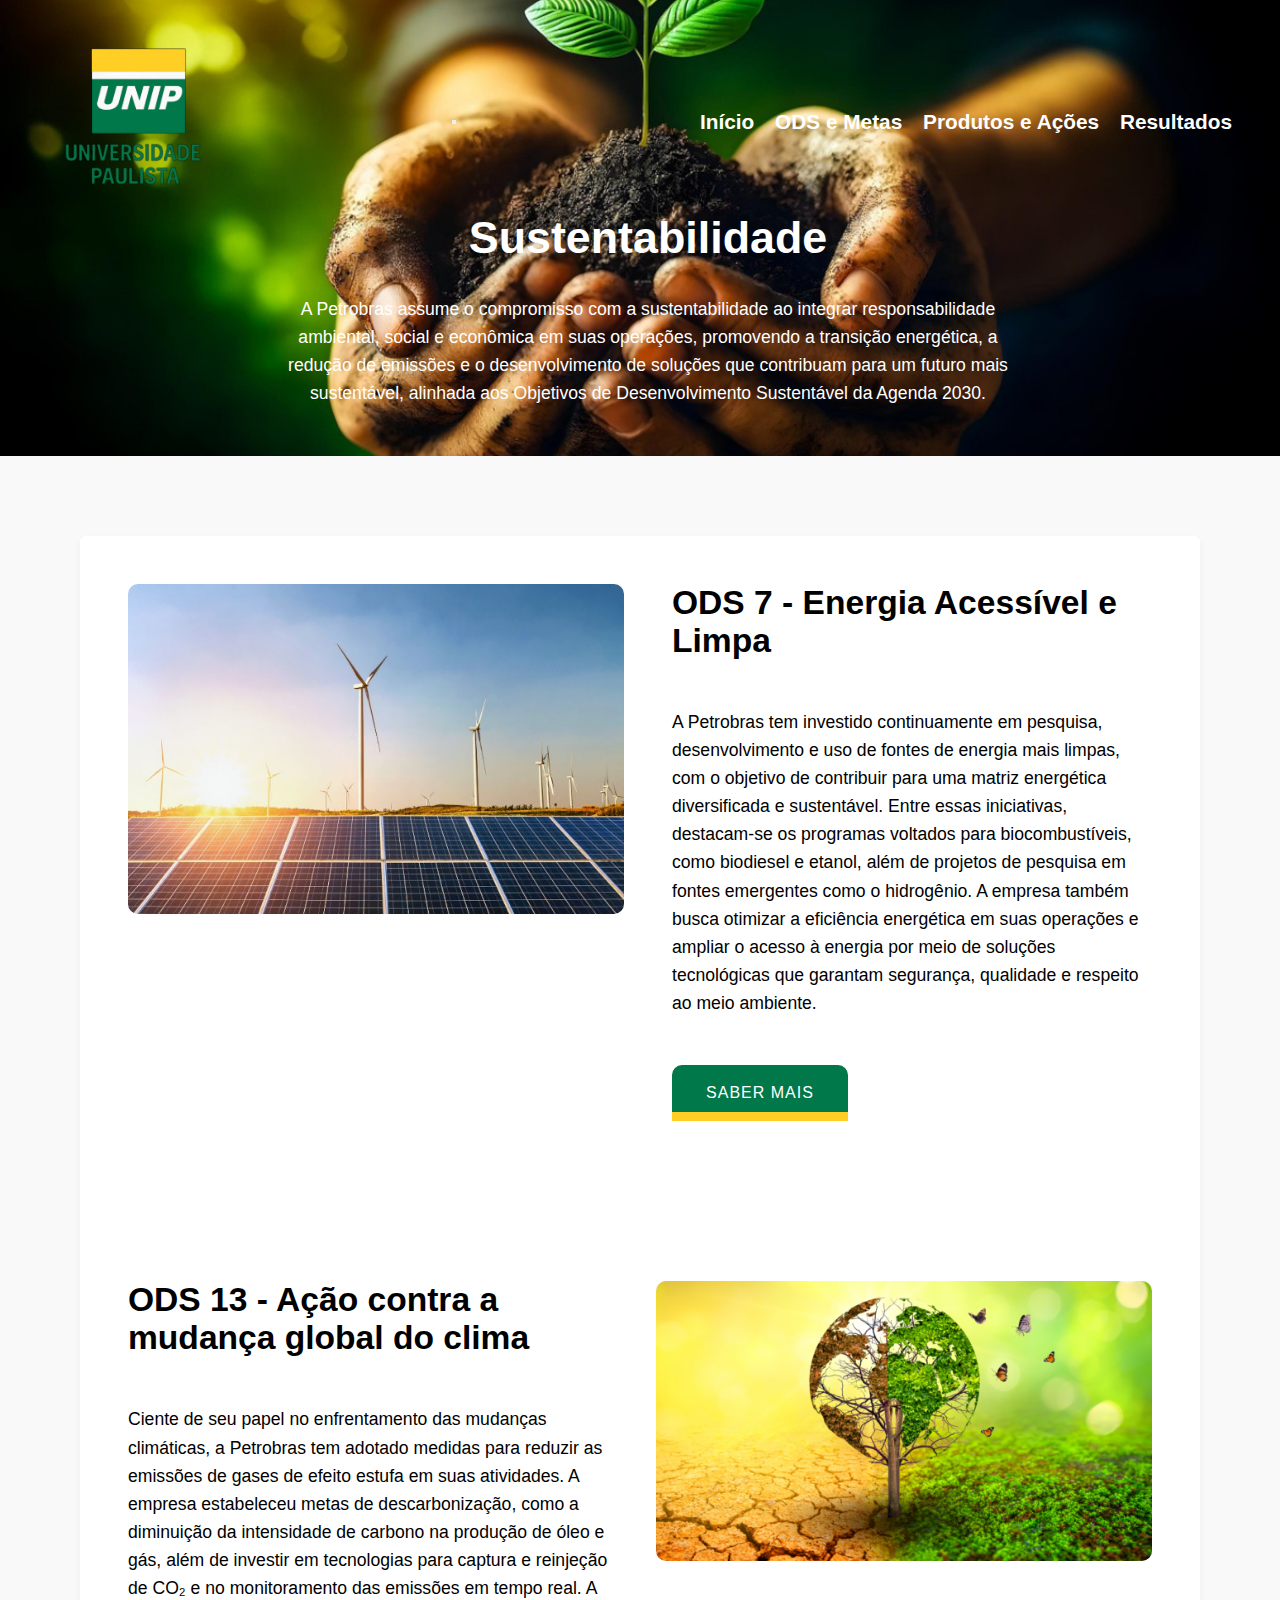
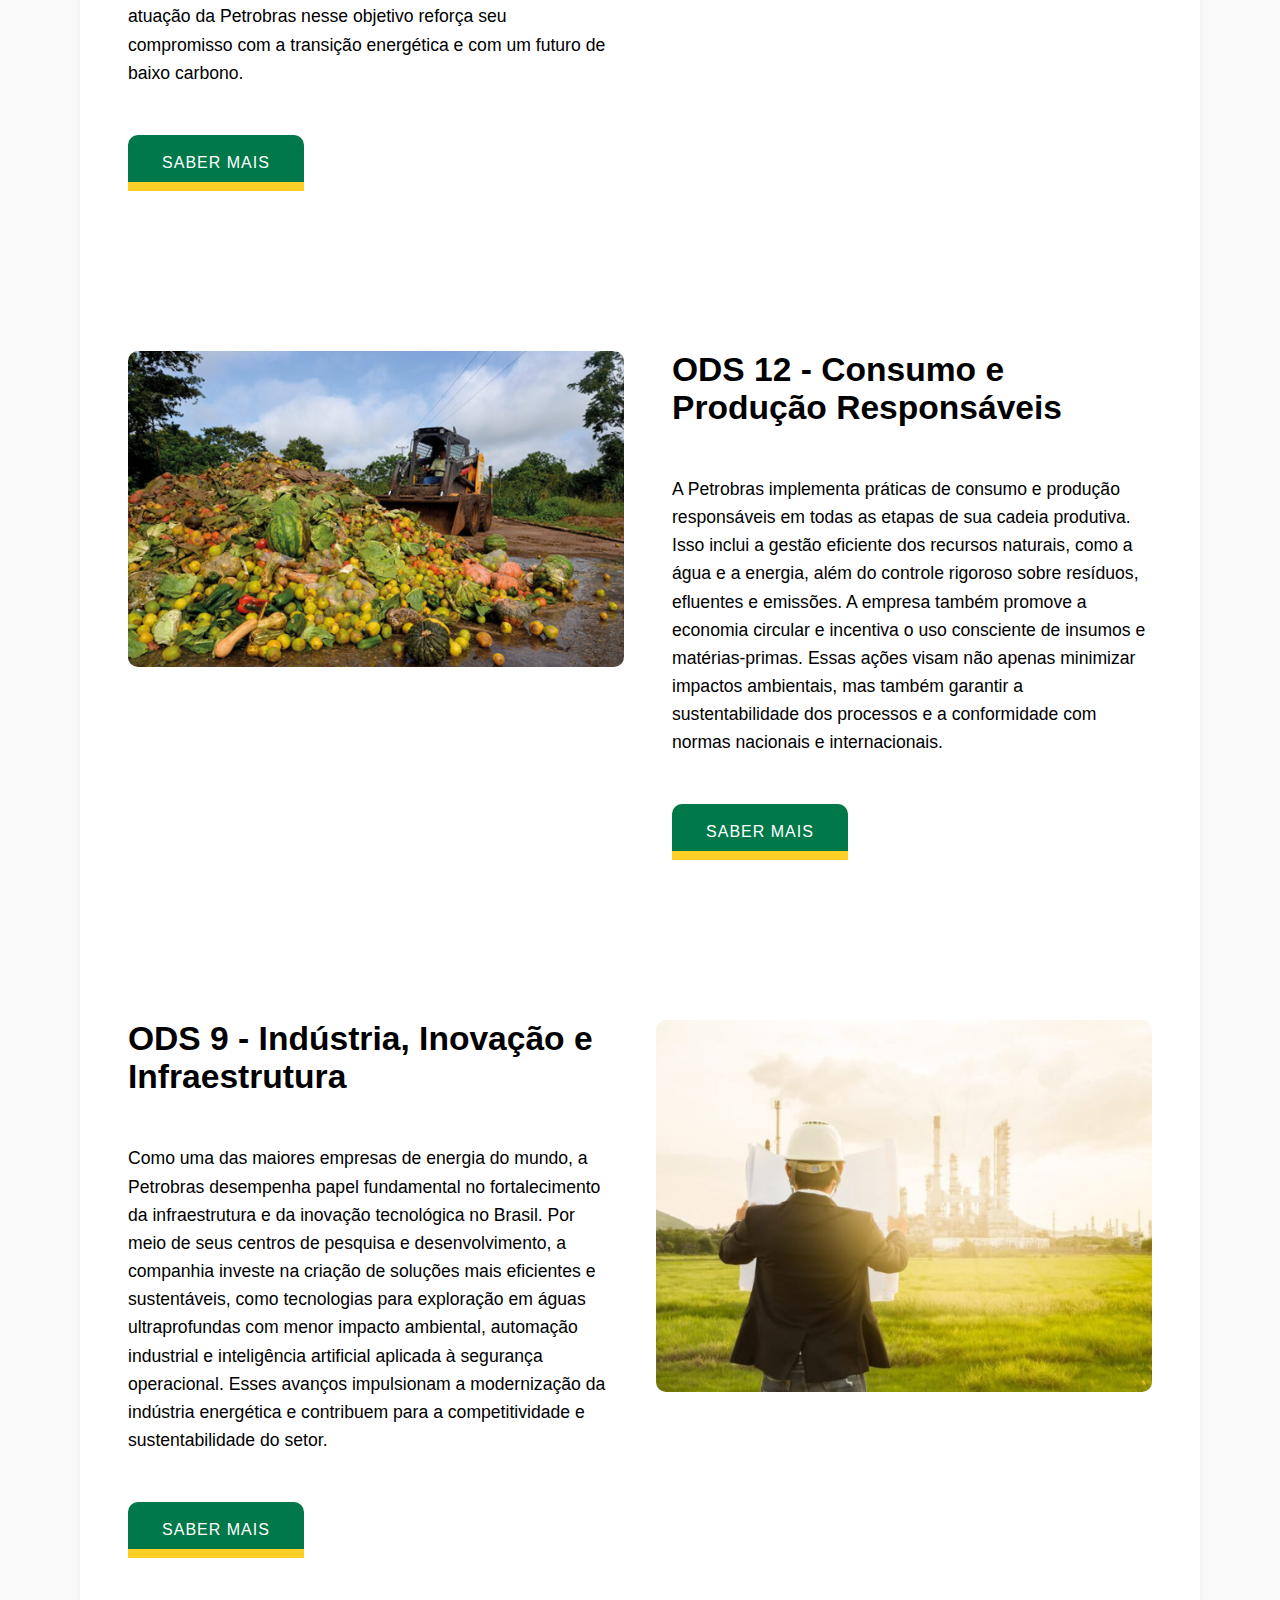
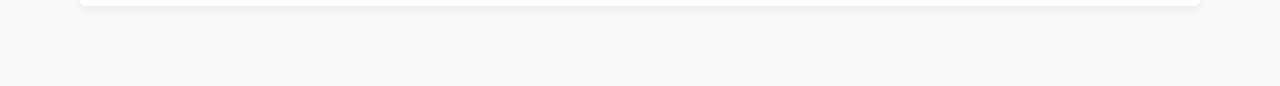
<file: odsmetas.html>
<!DOCTYPE html>
<html lang="pt-br">
<head>
    <meta charset="UTF-8">
    <meta name="viewport" content="width=device-width, initial-scale=1.0">
    <title>Ods e Metas</title>

    <!-- CSS -->
    <link rel="stylesheet" href="assets/css/style.css">
    <link rel="stylesheet" href="assets/css/responsive.css">

    <!-- FAVICON -->
    <link rel="shortcut icon" href="assets/images/logo.webp" type="image/x-icon">
</head>
<body>
    
    <!-- SEÇÃO DE INTRODUÇÃO -->
    <section class="secaoIntroducao metas">

        <div class="container">
            
            <!-- CABEÇALHO -->
            <header class="cabecalho">
                
                <!-- LOGO -->
                <figure class="cabecalho__imgBox">
                    <img src="assets/images/logo.webp" alt="Logo da Petrobras">
                </figure>

                <button id="btnMenu"></button>

                <!-- ÀREA DE NAVEGAÇÃO -->
                <nav class="cabecalho__menuNavegacao">

                    <!-- LISTA DE LINKS -->
                    <ul class="cabecalho__listaLinks">

                        <li class="cabecalho__link">
                            <a href="index.html">Início</a>
                            <div class="underline"></div>
                        </li>

                        <li class="cabecalho__link">
                            <a href="odsmetas.html">ODS e Metas</a>
                            <div class="underline"></div>
                        </li>

                        <li class="cabecalho__link">
                            <a href="produtos.html">Produtos e Ações</a>
                            <div class="underline"></div>
                        </li>

                        <li class="cabecalho__link">
                            <a href="resultados.html">Resultados</a>
                            <div class="underline"></div>
                    </ul>

                </nav>

            </header>

            <!-- SEÇÃO DE APRESENTAÇÃO -->
            <section class="secaoApresentacao">

                <h1>Sustentabilidade</h1>

                <p>A Petrobras assume o compromisso com a sustentabilidade ao integrar responsabilidade ambiental, social e econômica em suas operações, promovendo a transição energética, a redução de emissões e o desenvolvimento de soluções que contribuam para um futuro mais sustentável, alinhada aos Objetivos de Desenvolvimento Sustentável da Agenda 2030.</p>

            </section>
            
        </div>
            
    </section>

    <!-- CONTÉUDO -->
    <main class="conteudo">

        <div class="container">

            <!-- SEÇÃO DE ODS E METAS -->
            <section class="secaoOdsMetas">

                <!-- LISTA DE ODS E METAS -->
                <ul class="secaoOdsMetas__listaOdsMetas">

                    <li class="secaoOdsMetas__item">

                        <figure class="imgBoxOds">
                            <img src="assets/images/ods7.jpg" alt="Primeira ODS">
                        </figure>

                        <div class="secaoOdsMetas__descricaoItem">

                            <h2 id="primeiro">ODS 7 - Energia Acessível e Limpa</h2>

                            <p>A Petrobras tem investido continuamente em pesquisa, desenvolvimento e uso de fontes de energia mais limpas, com o objetivo de contribuir para uma matriz energética diversificada e sustentável. Entre essas iniciativas, destacam-se os programas voltados para biocombustíveis, como biodiesel e etanol, além de projetos de pesquisa em fontes emergentes como o hidrogênio. A empresa também busca otimizar a eficiência energética em suas operações e ampliar o acesso à energia por meio de soluções tecnológicas que garantam segurança, qualidade e respeito ao meio ambiente.</p>

                            <a href="https://nossaenergia.petrobras.com.br/w/transicao-energetica/tudo-sobre-transicao-energetica-o-que-e-qual-a-importancia-principais-beneficios-e-mais?gad_source=1&gad_campaignid=20943803028&gbraid=0AAAAAqvyogOOSUUGRCy5xrT0bINhRQCY6&gclid=CjwKCAjwravBBhBjEiwAIr30VN8JoIixzve7je-tfcuS1jfkW8L9-HSj2xPhzYztQYEsMLSaYpzGRhoC84wQAvD_BwE" target="_blank">Saber mais</a>

                        </div>

                    </li>

                    <li class="secaoOdsMetas__item">

                        <div class="secaoOdsMetas__descricaoItem">

                            <h2>ODS 13 - Ação contra a mudança global do clima</h2>

                            <p>Ciente de seu papel no enfrentamento das mudanças climáticas, a Petrobras tem adotado medidas para reduzir as emissões de gases de efeito estufa em suas atividades. A empresa estabeleceu metas de descarbonização, como a diminuição da intensidade de carbono na produção de óleo e gás, além de investir em tecnologias para captura e reinjeção de CO₂ e no monitoramento das emissões em tempo real. A atuação da Petrobras nesse objetivo reforça seu compromisso com a transição energética e com um futuro de baixo carbono.</p>

                            <a href="https://petrobras.com.br/sustentabilidade/mudancas-climaticas#:~:text=Reduzimos%20nossas%20emiss%C3%B5es%20operacionais%20absolutas,das%20emiss%C3%B5es%20operacionais%20at%C3%A9%202050." target="_blank">Saber mais</a>
                            
                        </div>

                        <figure class="imgBoxOds">
                            <img src="assets/images/ods13.png" alt="Segunda ODS">
                        </figure>

                    </li>

                    <li class="secaoOdsMetas__item">

                        <figure class="imgBoxOds">
                            <img src="assets/images/ods12.jpg" alt="Terceira ODS">
                        </figure>

                        <div class="secaoOdsMetas__descricaoItem">

                            <h2>ODS 12 - Consumo e Produção Responsáveis</h2>

                            <p>A Petrobras implementa práticas de consumo e produção responsáveis em todas as etapas de sua cadeia produtiva. Isso inclui a gestão eficiente dos recursos naturais, como a água e a energia, além do controle rigoroso sobre resíduos, efluentes e emissões. A empresa também promove a economia circular e incentiva o uso consciente de insumos e matérias-primas. Essas ações visam não apenas minimizar impactos ambientais, mas também garantir a sustentabilidade dos processos e a conformidade com normas nacionais e internacionais.</p>

                            <a href="https://nossaenergia.petrobras.com.br/w/transicao-energetica/consumo-consciente-na-pratica-veja-como-aplicar-no-seu-dia-a-dia" target="_blank">Saber mais</a>
                            
                        </div>

                    </li>

                    <li class="secaoOdsMetas__item">

                        <div class="secaoOdsMetas__descricaoItem">

                            <h2>ODS 9 - Indústria, Inovação e Infraestrutura</h2>

                            <p>Como uma das maiores empresas de energia do mundo, a Petrobras desempenha papel fundamental no fortalecimento da infraestrutura e da inovação tecnológica no Brasil. Por meio de seus centros de pesquisa e desenvolvimento, a companhia investe na criação de soluções mais eficientes e sustentáveis, como tecnologias para exploração em águas ultraprofundas com menor impacto ambiental, automação industrial e inteligência artificial aplicada à segurança operacional. Esses avanços impulsionam a modernização da indústria energética e contribuem para a competitividade e sustentabilidade do setor.</p>

                            <a href="https://www.petrobras.com.br/inovacao-e-tecnologia" target="_blank">Saber mais</a>
                            
                        </div>

                        <figure class="imgBoxOds">
                            <img src="assets/images/ods9.jpg" alt="Quarta ODS">
                        </figure>

                    </li>

                </ul>

            </section>

        </div>

    </main>

</body>
</html>
</file>
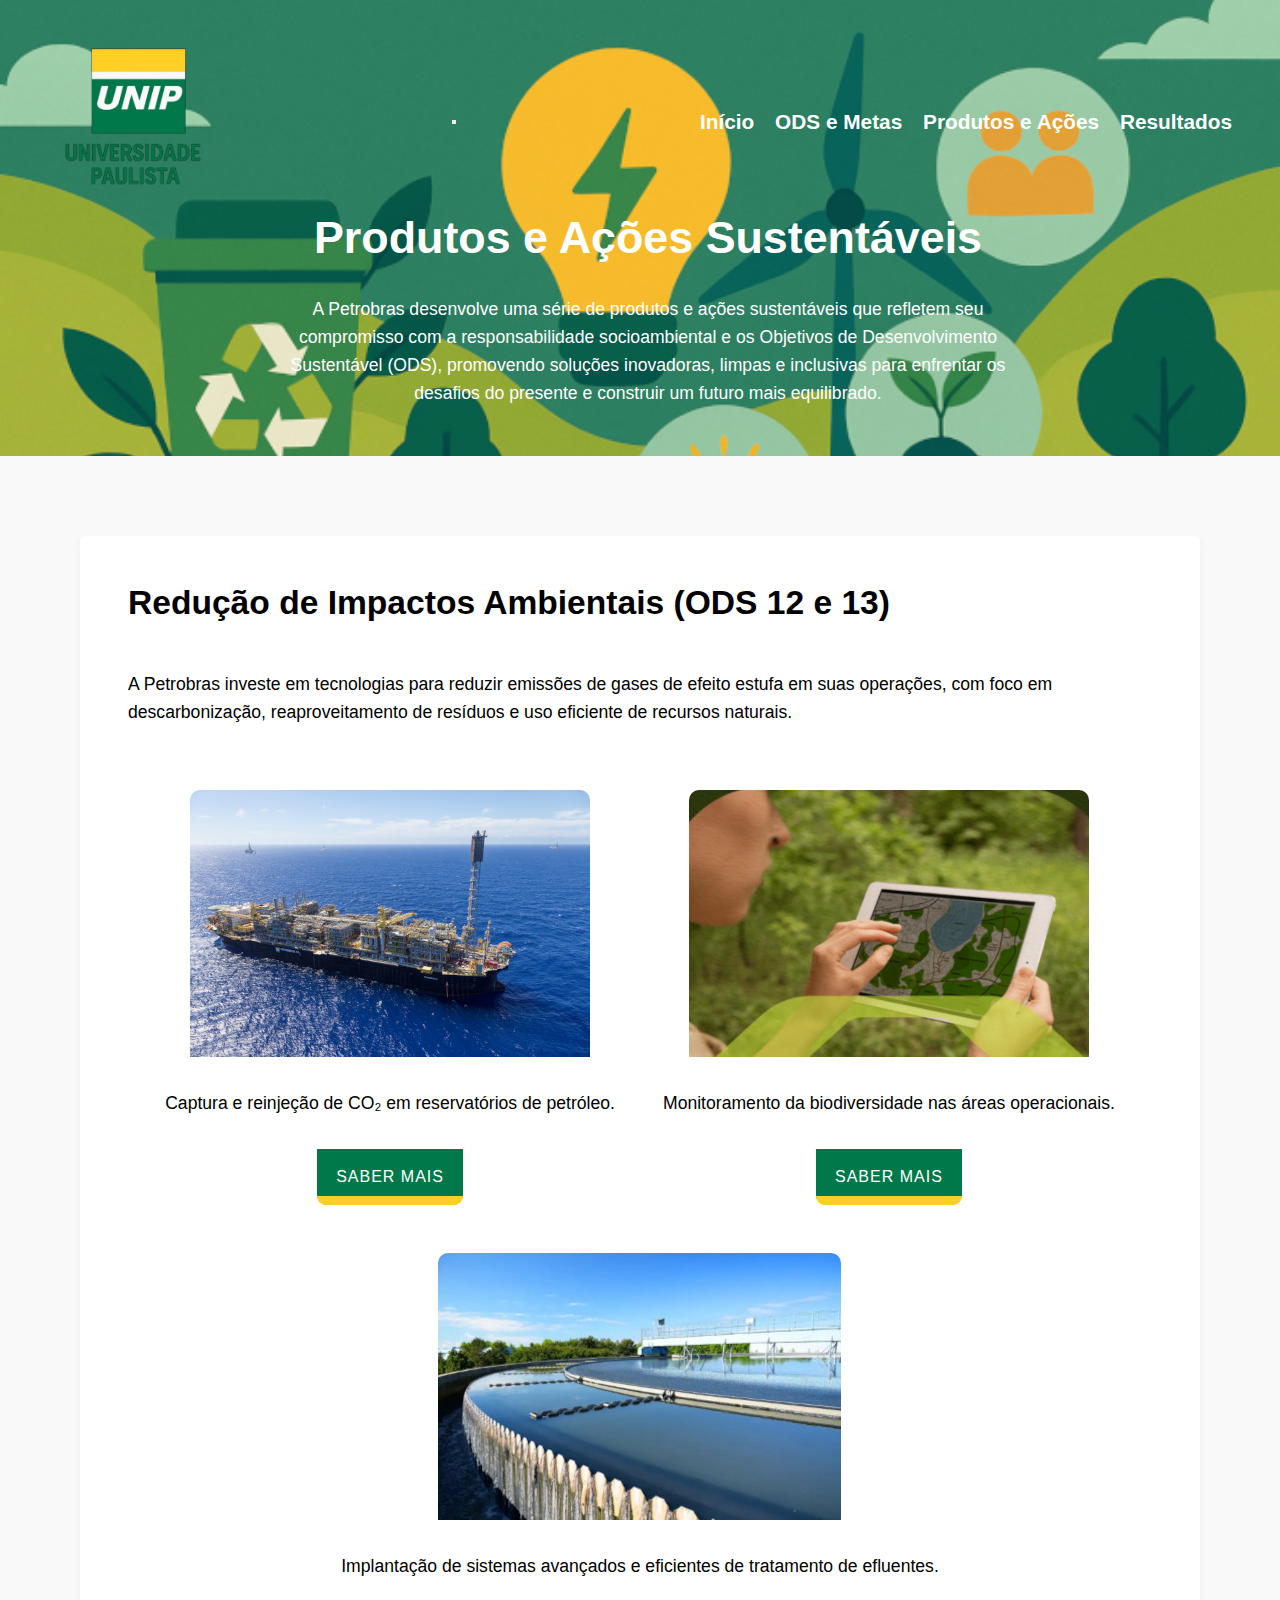
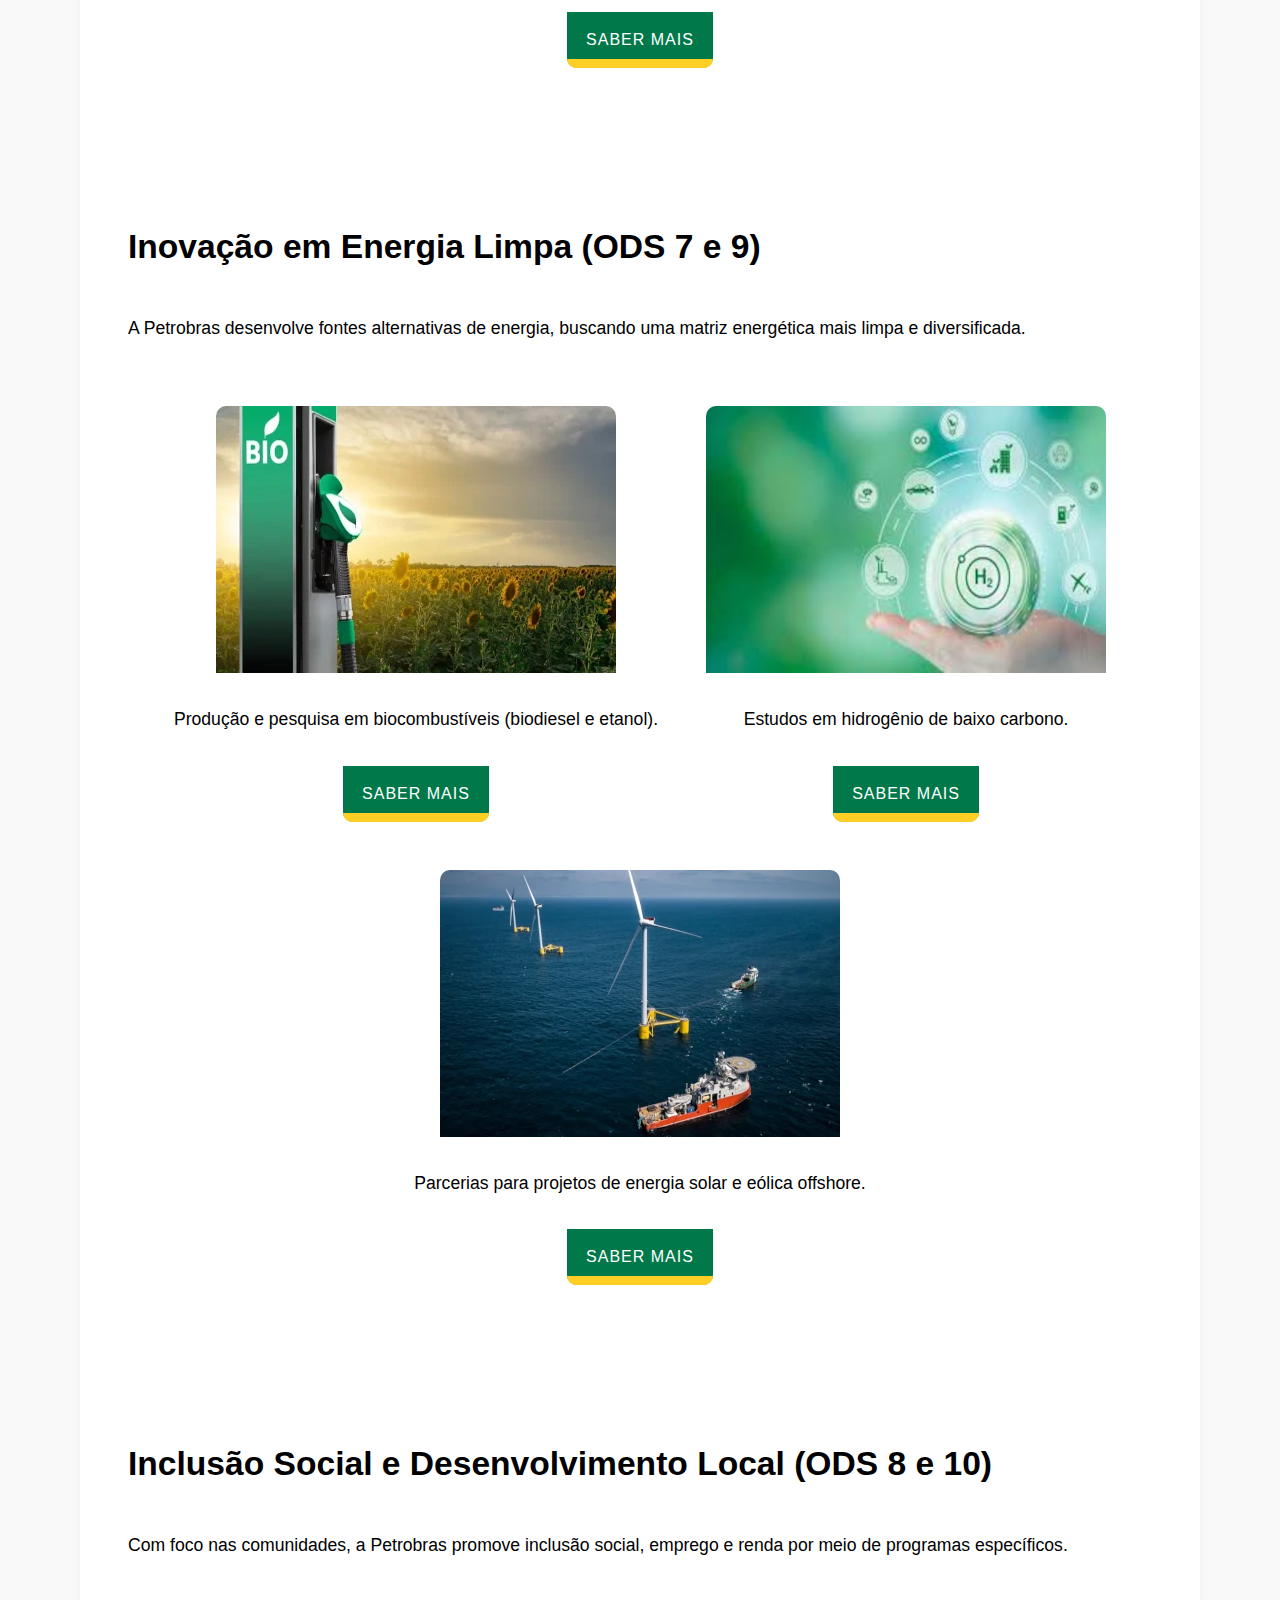
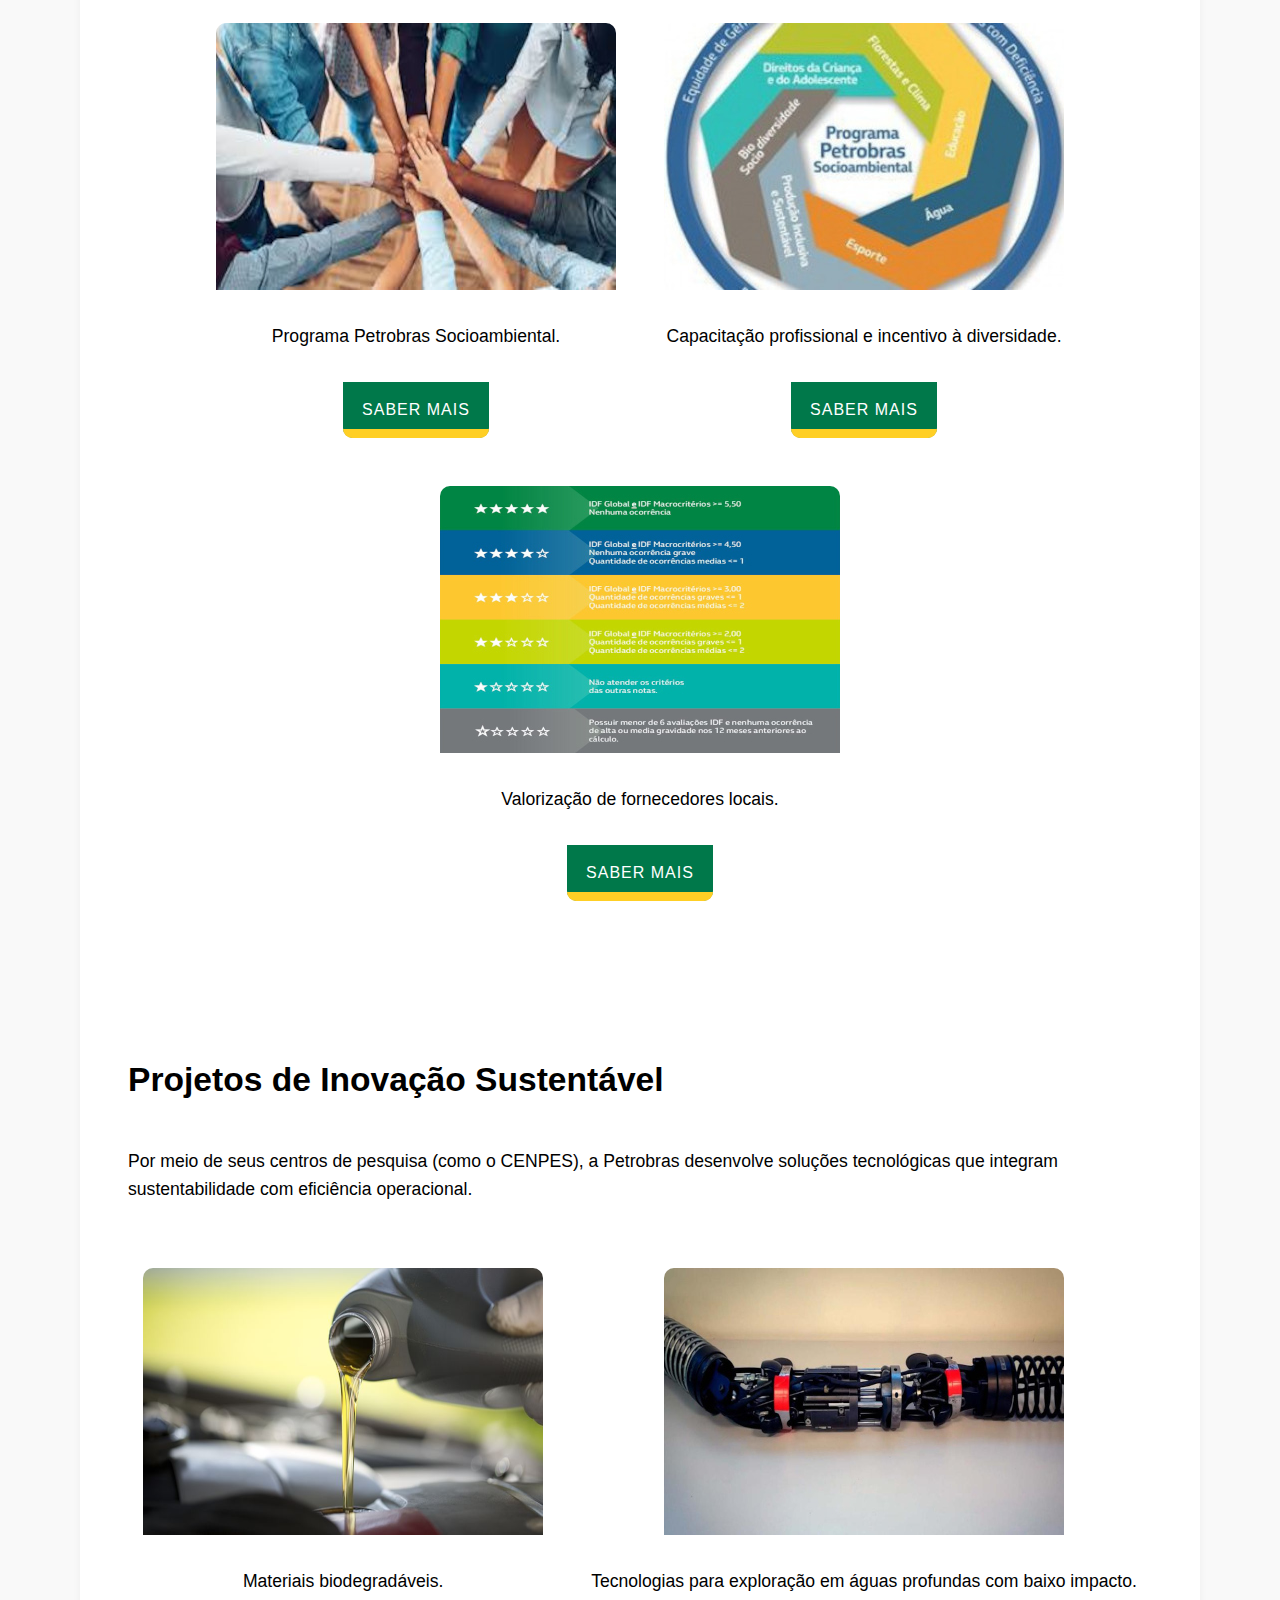
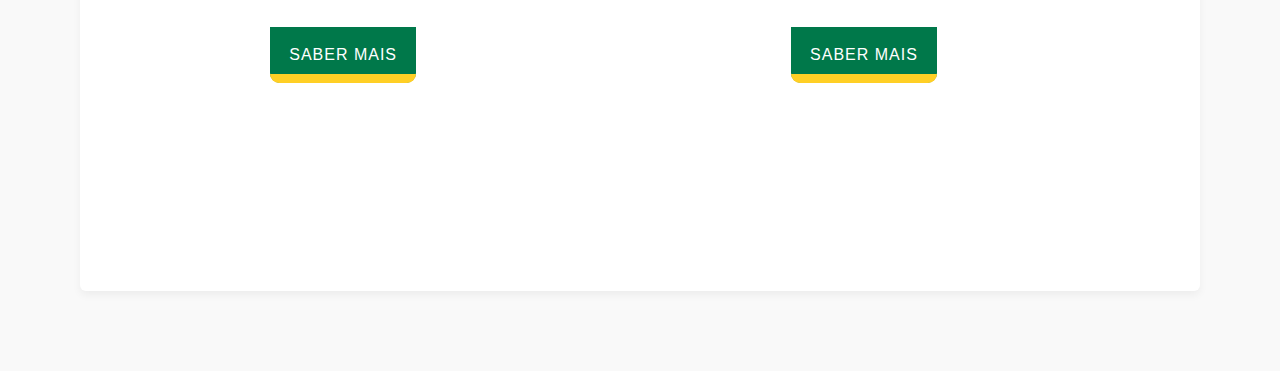
<file: produtos.html>
<!DOCTYPE html>
<html lang="pt-br">
<head>
    <meta charset="UTF-8">
    <meta name="viewport" content="width=device-width, initial-scale=1.0">
    <title>Produtos e Ações</title>

    <!-- CSS -->
    <link rel="stylesheet" href="assets/css/style.css">
    <link rel="stylesheet" href="assets/css/responsive.css">


    <!-- FAVICON -->
    <link rel="shortcut icon" href="assets/images/logo.webp" type="image/x-icon">

</head>
<body>

    <!-- SEÇÃO DE INTRODUÇÃO -->
    <section class="secaoIntroducao produtos">

        <div class="container">
            
            <!-- CABEÇALHO -->
            <header class="cabecalho">
                
                <!-- LOGO -->
                <figure class="cabecalho__imgBox">
                    <img src="assets/images/logo.webp" alt="Logo da Petrobras">
                </figure>

                <button id="btnMenu"></button>

                <!-- ÀREA DE NAVEGAÇÃO -->
                <nav class="cabecalho__menuNavegacao">

                    <!-- LISTA DE LINKS -->
                    <ul class="cabecalho__listaLinks">

                        <li class="cabecalho__link">
                            <a href="index.html">Início</a>
                            <div class="underline"></div>
                        </li>

                        <li class="cabecalho__link">
                            <a href="odsmetas.html">ODS e Metas</a>
                            <div class="underline"></div>
                        </li>

                        <li class="cabecalho__link">
                            <a href="produtos.html">Produtos e Ações</a>
                            <div class="underline"></div>
                        </li>

                        <li class="cabecalho__link">
                            <a href="resultados.html">Resultados</a>
                            <div class="underline"></div>
                        </li>
                    </ul>

                </nav>

            </header>

            <!-- SEÇÃO DE APRESENTAÇÃO -->
            <section class="secaoApresentacao">

                <h1>Produtos e Ações Sustentáveis</h1>

                <p>A Petrobras desenvolve uma série de produtos e ações sustentáveis que refletem seu compromisso com a responsabilidade socioambiental e os Objetivos de Desenvolvimento Sustentável (ODS), promovendo soluções inovadoras, limpas e inclusivas para enfrentar os desafios do presente e construir um futuro mais equilibrado.</p>

            </section>
            
        </div>
            
    </section>

    <main class="conteudo">

        <div class="container">

            <!-- PRODUTOS DE AÇÕES SUSTENTAVEIS -->
            <article class="conteudo__ProdutosAcoes">

                <h2>Redução de Impactos Ambientais (ODS 12 e 13)</h2>

                <p>A Petrobras investe em tecnologias para reduzir emissões de gases de efeito estufa em suas operações, com foco em descarbonização, reaproveitamento de resíduos e uso eficiente de recursos naturais.</p>

                <!-- LISTA DE AÇÕES E PRODUTOS -->
                <ul class="conteudo__listaProdutosAcoes">

                    <li class="contuedo__itemProdutoAcao">

                        <img src="assets/images/reducao1.jpg" alt="Imagem de captura e reinjeção">

                        <p>Captura e reinjeção de CO₂ em reservatórios de petróleo.</p>

                        <a href="https://agenciagov.ebc.com.br/noticias/202503/petrobras-bate-recorde-de-reinjecao-de-co2-no-pre-sal" target="_blank">Saber Mais</a>

                    </li>

                    <li class="contuedo__itemProdutoAcao">

                        <img src="assets/images/reducao2.jpg" alt="Imagem de monitoramento">

                        <p>Monitoramento da biodiversidade nas áreas operacionais.</p>

                        <a href="https://ambisis.com.br/blog/gestao-ambiental/monitoramento-ambiental/" target="_blank">Saber Mais</a>

                    </li>

                    <li class="contuedo__itemProdutoAcao">

                        <img src="assets/images/reducao3.jpg" alt="Imagem de sistema de tratamento">

                        <p>Implantação de sistemas avançados e eficientes de tratamento de efluentes.</p>

                        <a href="https://www.vertown.com/blog/efluentes/" target="_blank">Saber Mais</a>

                    </li>

                </ul>

            </article>

            <!-- PRODUTOS DE AÇÕES SUSTENTAVEIS -->
            <article class="conteudo__ProdutosAcoes">

                <h2>Inovação em Energia Limpa (ODS 7 e 9)</h2>

                <p>A Petrobras desenvolve fontes alternativas de energia, buscando uma matriz energética mais limpa e diversificada.</p>

                <!-- LISTA DE AÇÕES E PRODUTOS -->
                <ul class="conteudo__listaProdutosAcoes">

                    <li class="contuedo__itemProdutoAcao">

                        <img src="assets/images/inovacao1.webp" alt="Imagem de biocombustiveis">

                        <p>Produção e pesquisa em biocombustíveis (biodiesel e etanol).</p>

                        <a href="https://brasilescola.uol.com.br/geografia/biocombustiveis.htm" target="_blank">Saber Mais</a>

                    </li>

                    <li class="contuedo__itemProdutoAcao">

                        <img src="assets/images/inovacao2.jpg" alt="Imagem da formula do hidrogênio">

                        <p>Estudos em hidrogênio de baixo carbono.</p>

                        <a href="https://www.siqueiracastro.com.br/noticias/hidrogenio-de-baixo-carbono-discussao-sobre-o-futuro-energetico-do-brasil/" target="_blank">Saber Mais</a>

                    </li>

                    <li class="contuedo__itemProdutoAcao">

                        <img src="assets/images/inovacao3.webp" alt="Imagem de energia solar">

                        <p>Parcerias para projetos de energia solar e eólica offshore.</p>

                        <a href="https://eixos.com.br/eolica/petrobras-anuncia-projeto-de-eolica-offshore-flutuante-no-rj/" target="_blank">Saber Mais</a>

                    </li>

                </ul>

            </article>

            <!-- PRODUTOS DE AÇÕES SUSTENTAVEIS -->
            <article class="conteudo__ProdutosAcoes">

                <h2>Inclusão Social e Desenvolvimento Local (ODS 8 e 10)</h2>

                <p>Com foco nas comunidades, a Petrobras promove inclusão social, emprego e renda por meio de programas específicos.</p>

                <!-- LISTA DE AÇÕES E PRODUTOS -->
                <ul class="conteudo__listaProdutosAcoes">

                    <li class="contuedo__itemProdutoAcao">

                        <img src="assets/images/inclusao1.jpg" alt="Imagem demontrativa de inclusão">

                        <p>Programa Petrobras Socioambiental.</p>

                        <a href="https://www.jornalempresariall.com.br/noticias/petrobras/petrobras-lanca-novo-programa-de-investimento-socioambiental" target="_blank">Saber Mais</a>

                    </li>

                    <li class="contuedo__itemProdutoAcao">

                        <img src="assets/images/inclusao2.jpg" alt="Imagem do programa de capacitão da Petrobras">

                        <p>Capacitação profissional e incentivo à diversidade.</p>

                        <a href="https://www.petrobras.com.br/quem-somos/autonomia-e-renda#:~:text=O%20programa%20oferecer%C3%A1%20gratuitamente%20cursos,abrang%C3%AAncia%20das%20opera%C3%A7%C3%B5es%20da%20Petrobras." target="_blank">Saber Mais</a>

                    </li>

                    <li class="contuedo__itemProdutoAcao">

                        <img src="assets/images/inclusao3.jpg" alt="Imagem do criterios de avaliação de fornecedores">

                        <p>Valorização de fornecedores locais.</p>

                        <a href="https://canalfornecedor.petrobras.com.br/o-funcionamento-de-um-contrato/avaliacao-de-desempenho-de-fornecedores" target="_blank">Saber Mais</a>

                    </li>

                </ul>

            </article>

            <!-- PRODUTOS DE AÇÕES SUSTENTAVEIS -->
            <article class="conteudo__ProdutosAcoes">

                <h2> Projetos de Inovação Sustentável</h2>

                <p>Por meio de seus centros de pesquisa (como o CENPES), a Petrobras desenvolve soluções tecnológicas que integram sustentabilidade com eficiência operacional.</p>

                <!-- LISTA DE AÇÕES E PRODUTOS -->
                <ul class="conteudo__listaProdutosAcoes">

                    <li class="contuedo__itemProdutoAcao">

                        <img src="assets/images/projeto1.png" alt="Imagem do material biodegradável">

                        <p>Materiais biodegradáveis.</p>

                        <a href="https://agencia.ufc.br/pesquisadores-da-ufc-desenvolvem-novo-biolubrificante-em-parceria-com-a-petrobras-e-garantem-patente/#:~:text=O%20novo%20biolubrificante%20(nome%20dado,mais%20satisfat%C3%B3rios%2C%20gerando%20produtos%20com" target="_blank">Saber Mais</a>

                    </li>

                    <li class="contuedo__itemProdutoAcao">

                        <img src="assets/images/projeto2.jpg" alt="Imagem da Annelida, o robô-minhoca">

                        <p>Tecnologias para exploração em águas profundas com baixo impacto. </p>

                        <a href="https://nossaenergia.petrobras.com.br/w/inovacao/6-tecnologias-inovadoras-para-produzir-petroleo" target="_blank">Saber Mais</a>

                    </li>

                </ul>

            </article>

        </div>

    </main>

</body>
</html>
</file>
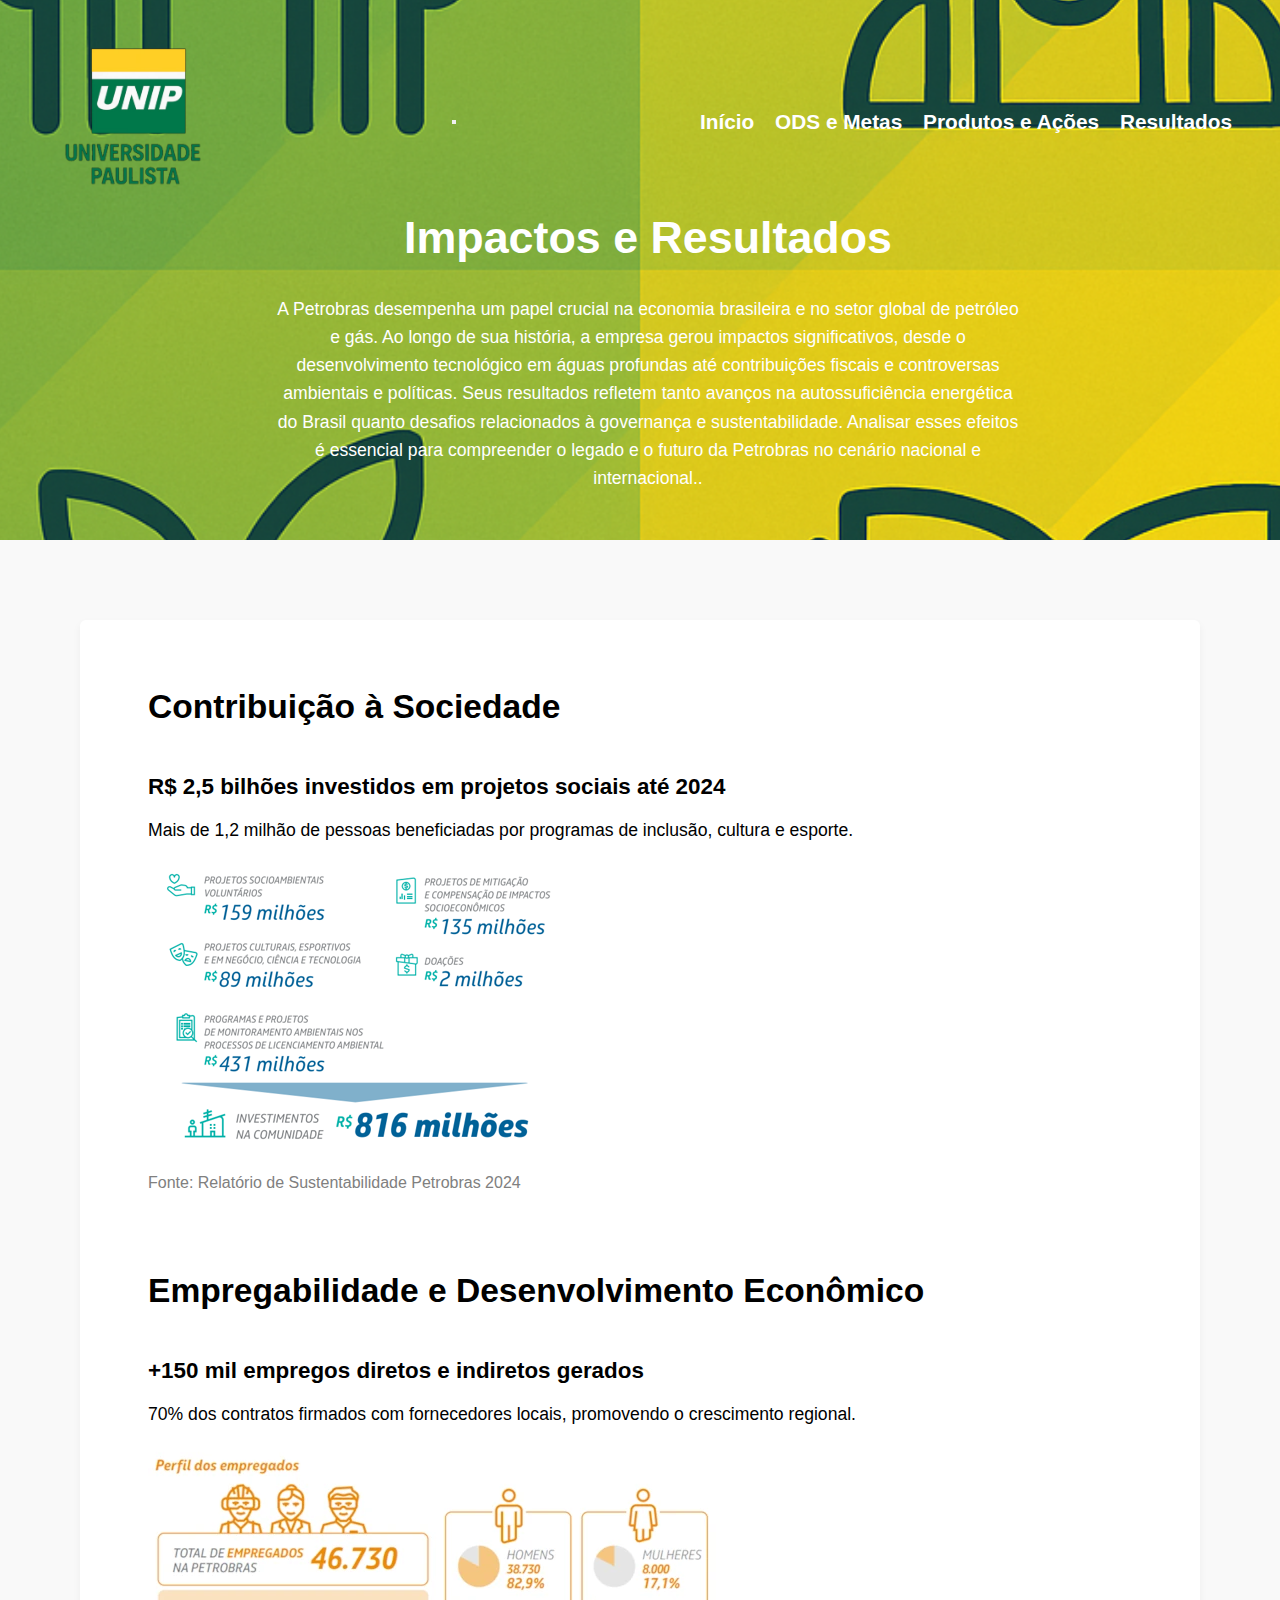
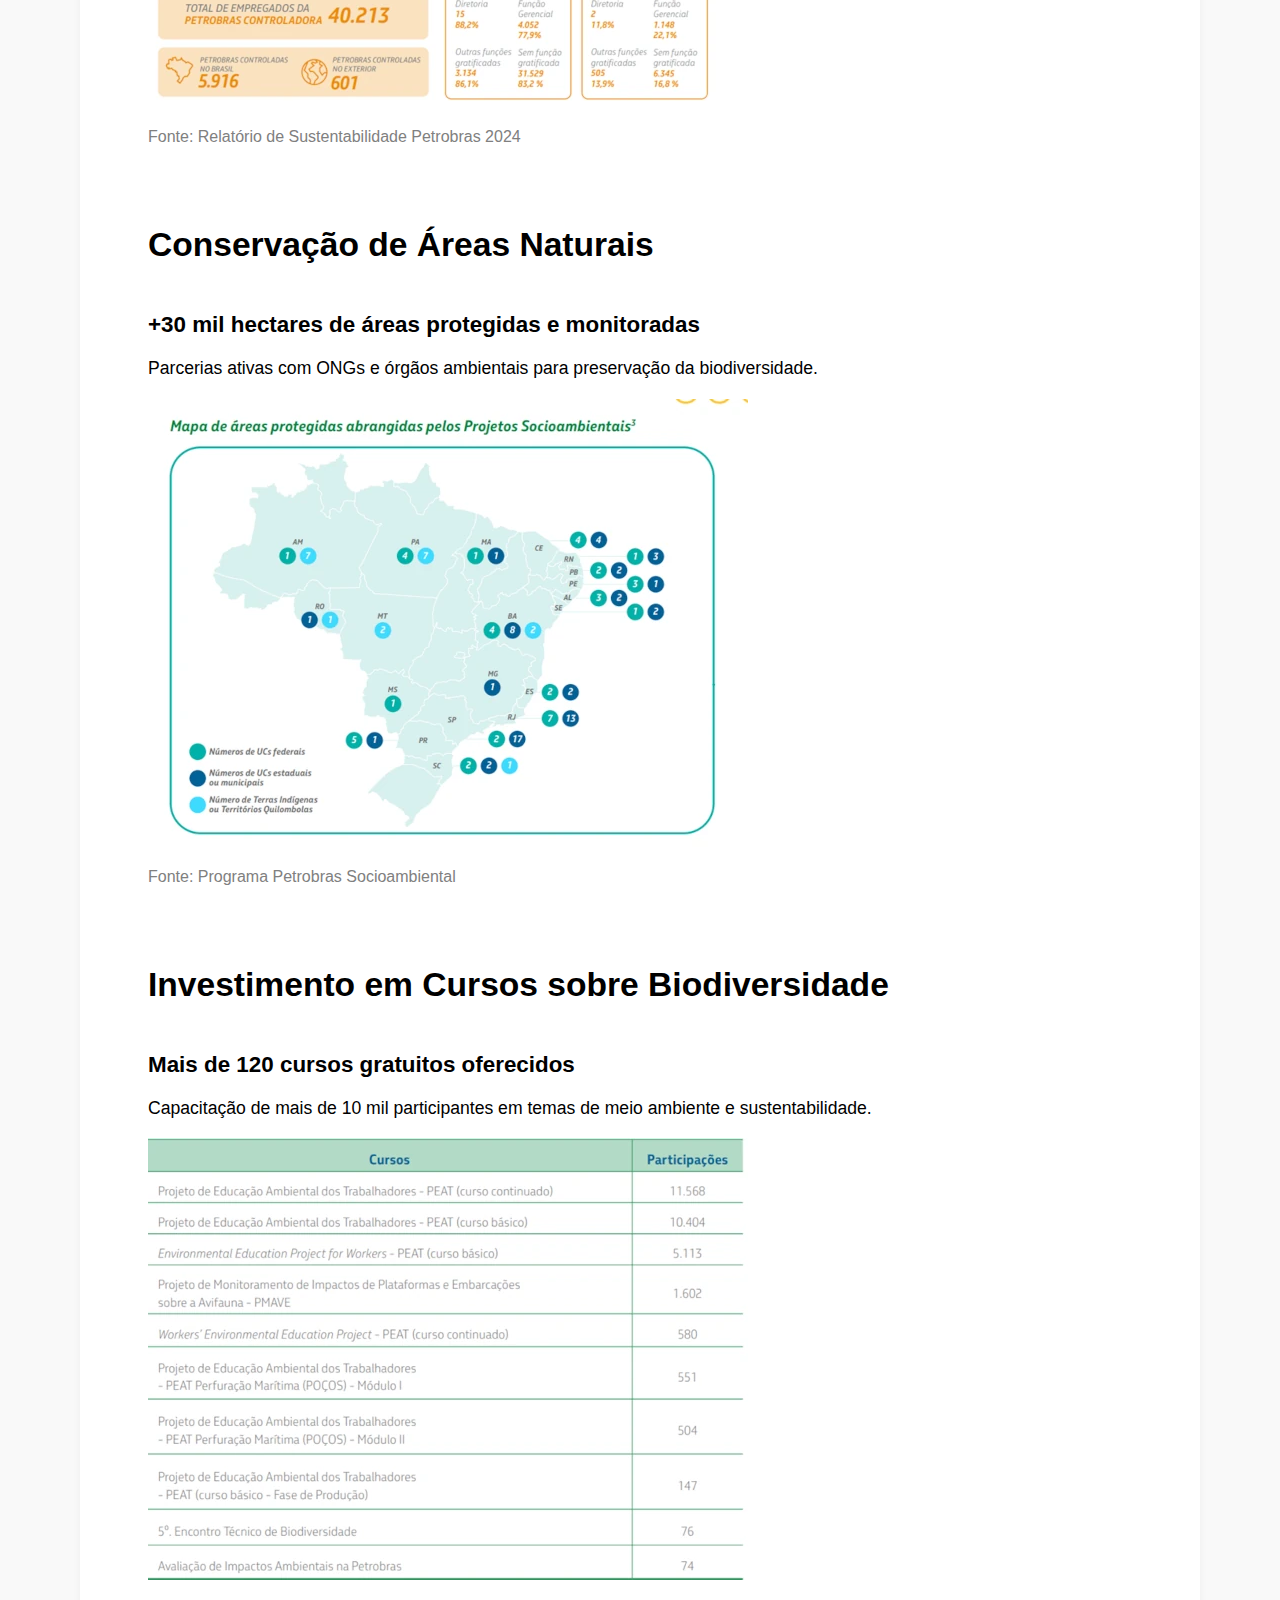
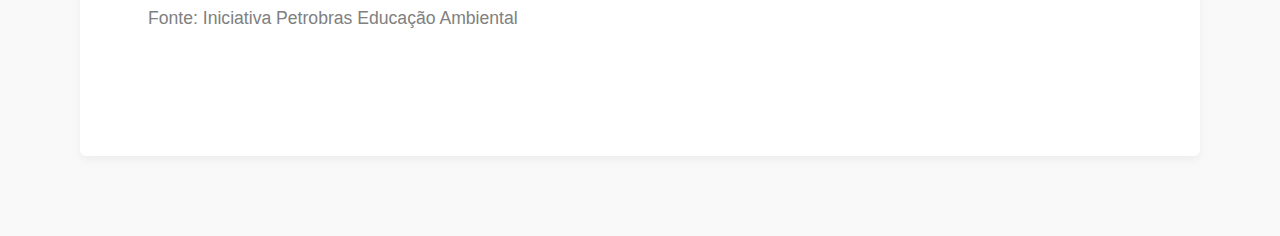
<file: resultados.html>
<!DOCTYPE html>
<html lang="pt-br">
<head>
  <meta charset="UTF-8">
  <meta name="viewport" content="width=device-width, initial-scale=1.0">
  <title>Impactos e Resultados</title>

    <!-- CSS -->
    <link rel="stylesheet" href="assets/css/style.css">
    <link rel="stylesheet" href="assets/css/responsive.css">

    <!-- FAVICON -->
    <link rel="shortcut icon" href="assets/images/logo.webp" type="image/x-icon">

</head>
<body>

    <!-- SEÇÃO DE INTRODUÇÃO -->
    <section class="secaoIntroducao impactos">

        <div class="container">
            
            <!-- CABEÇALHO -->
            <header class="cabecalho">
                
                <!-- LOGO -->
                <figure class="cabecalho__imgBox">
                    <img src="assets/images/logo.webp" alt="Logo da Petrobras">
                </figure>
                
                <button id="btnMenu"></button>

                <!-- ÀREA DE NAVEGAÇÃO -->
                <nav class="cabecalho__menuNavegacao">

                    <!-- LISTA DE LINKS -->
                    <ul class="cabecalho__listaLinks">

                        <li class="cabecalho__link">
                            <a href="index.html">Início</a>
                            <div class="underline"></div>
                        </li>

                        <li class="cabecalho__link">
                            <a href="odsmetas.html">ODS e Metas</a>
                            <div class="underline"></div>
                        </li>

                        <li class="cabecalho__link">
                            <a href="produtos.html">Produtos e Ações</a>
                            <div class="underline"></div>
                        </li>

                        <li class="cabecalho__link">
                            <a href="resultados.html">Resultados</a>
                            <div class="underline"></div>
                        </li>
                        
                    </ul>

                </nav>

            </header>

            <!-- SEÇÃO DE APRESENTAÇÃO -->
            <section class="secaoApresentacao">

                <h1>Impactos e Resultados</h1>

                <p>A Petrobras desempenha um papel crucial na economia brasileira e no setor global de petróleo e gás. Ao longo de sua história, a empresa gerou impactos significativos, desde o desenvolvimento tecnológico em águas profundas até contribuições fiscais e controversas ambientais e políticas. Seus resultados refletem tanto avanços na autossuficiência energética do Brasil quanto desafios relacionados à governança e sustentabilidade. Analisar esses efeitos é essencial para compreender o legado e o futuro da Petrobras no cenário nacional e internacional..</p>

            </section>
            
        </div>
            
    </section>

    <main class="conteudo">

      <div class="container">

        <section class="conteudo__secaoImpactosResultados">

          <h2>Contribuição à Sociedade</h2>

          <h3>R$ 2,5 bilhões investidos em projetos sociais até 2024</h3>

          <p>Mais de 1,2 milhão de pessoas beneficiadas por programas de inclusão, cultura e esporte.</p>
          
          <img src="assets/images/contribuicao.webp" alt="Imagem de dados estatístico da contribuição à sociedade">

          <span>Fonte: Relatório de Sustentabilidade Petrobras 2024</span>
          
        </section>

        <section class="conteudo__secaoImpactosResultados">

          <h2>Empregabilidade e Desenvolvimento Econômico</h2>

          <h3>+150 mil empregos diretos e indiretos gerados</h3>

          <p>70% dos contratos firmados com fornecedores locais, promovendo o crescimento regional.</p>

          
          <img src="assets/images/empregabilidade.webp" alt="Imagem de dados estatístico da Empregabilidade">

          <span>Fonte: Relatório de Sustentabilidade Petrobras 2024</span>

        </section>

        <section class="conteudo__secaoImpactosResultados">

          <h2>Conservação de Áreas Naturais</h2>

          <h3>+30 mil hectares de áreas protegidas e monitoradas</h3>

          <p>Parcerias ativas com ONGs e órgãos ambientais para preservação da biodiversidade.</p>

          <img src="assets/images/conservacao.webp" alt="Imagem de dados estatístico da Conservação de Áreas Naturais">

          <span>Fonte: Programa Petrobras Socioambiental</span>
          
        </section>

        <section class="conteudo__secaoImpactosResultados">

          <h2>Investimento em Cursos sobre Biodiversidade</h2>

          <h3>Mais de 120 cursos gratuitos oferecidos</h3>

          <p>Capacitação de mais de 10 mil participantes em temas de meio ambiente e sustentabilidade.<p>
            
          <img src="assets/images/investimento.webp" alt="Imagem de dados estatístico do Investimento em Cursos sobre Biodiversidade">
            
          <span>Fonte: Iniciativa Petrobras Educação Ambiental</span>
        </section>

      </div>

    </main>

    <script src="assets/js/script.js"></script>

</body>
</html>
</file>
<file: assets/css/style.css>
@charset "UTF-8";

/* CORES */
:root {
    --branco: #fff;
    --preto: #000;
    --verde: #00784A;
    --amarelo: #FFCF25;
}

/* CONFIGURAÇÕES GLOBAIS */
* {
    margin: 0;
    padding: 0;
    box-sizing: border-box;
}

body {
    font-family: Arial, Helvetica, sans-serif;
    background-color: #F9F9F9;
}

.container {
    max-width: 90rem;
    margin: auto;
}

/* SEÇÃO DE INTRODUÇÃO */
.secaoIntroducao {
    background-image: url(../images/fundoInicial.png);
}

.secaoIntroducao, .metas {
    background-repeat: no-repeat;
    background-size: cover;
    padding: 3rem 3rem 3rem 4rem;
    background-position: top;
}

/* CABEÇALHO */
.cabecalho {
    display: flex;
    justify-content: space-between;
    align-items: center;
    margin-bottom: 1rem;
}

.cabecalho__imgBox {}

.cabecalho__imgBox img {
    width: 9rem;
}

/* AREÁ DA NAVEGAÇÃO */
.cabecalho__menuNavegacao {}

.cabecalho__listaLinks {
    list-style: none;
    display: flex;
    gap: 1.3rem;
}

.cabecalho__link {
    position: relative;
}

.cabecalho__link a {
    color: white;
    text-decoration: none;
    font-size: 1.3em;
    transition: .5s;
    font-weight: 600;
}

.cabecalho__link a:hover {
    color: var(--verde);
}
.cabecalho__link a:hover ~ .underline {
    width: 100%;
}

.underline {
    width: 0%;
    background-color: yellow;
    height: 3px;
    display: block;
    position: absolute;
    top: 2rem;
    border-radius: 5px;
    transition: .5s;
}

/* SEÇÃO DE APRESENTAÇÃO  */
.secaoApresentacao {
    text-align: center;
}

.secaoApresentacao h1 {
    margin-bottom: 2rem;
    font-size: 2.8em;
    color: var(--branco);
}

.secaoApresentacao p, .conteudo__ProdutosAcoes p  {
    line-height: 1.6em;
    color: var(--branco);
    max-width: 47rem;
    margin: auto;
    font-size: 1.1em;
}

/* CONTÉUDO */
.conteudo {
    padding: 5rem;
}

.conteudo .container {
    padding: 3rem;
    border-radius: 6px;
    position: relative;
    background-color: var(--branco);
    box-shadow: 0 4px 8px rgba(0, 0, 0, 0.05);
}

/* BOTÕES DO SLIDE */
.conteudo__botoesSlide {}

.conteudo__botoesSlide button {
    position: absolute;
    background: transparent;
    border: none;
    cursor: pointer;
    top: 8rem;
}

.conteudo__botoesSlide button img {}

#btnVoltar {
    left: 0rem;
}

#btnProximo {
    right: 0;
}

/* IMAGENS DO SLIDE */
.conteudo__imagens-informacoes {
    display: flex;
    justify-content: space-between;
    gap: 6rem;
}

.conteudo__imagensSlide {}

.conteudo__imagensSlide img, .imgBoxOds img {
    border-radius: 10px;
    max-width: 38rem;
    width: 100%;
}

/* CONTEÚDO DO SLIDE */
.conteudo__conteudoSlide {
    position: relative;
}

.conteudo__conteudoSlide h2, .secaoOdsMetas__descricaoItem h2, .conteudo__ProdutosAcoes h2, .conteudo__secaoImpactosResultados h2 {
    font-size: 2.1em;
    margin-bottom: 3rem;
}

.conteudo__conteudoSlide h2::after, .conteudo__ProdutosAcoes h2::after, .conteudo__secaoImpactosResultados h2::after {
    content: '';
    width: 3rem;
    height: 4px;
    top: 2.8rem;
    background-color: var(--amarelo);
    position: absolute;
    display: block;
}

.conteudo__conteudoSlide p {
    line-height: 1.5em;
    max-width: 47rem;
    margin: auto;
    font-size: 1.1em;
}

/* PÁGINA DE ODS E METAS */
.metas {
    background-image: url(../images/fundoSustentabilidade.jpg);
    background-position: center;
}

.secaoOdsMetas {}


/* LISTA DE ODS E METAS */
.secaoOdsMetas__listaOdsMetas {
    list-style: none;
    display: flex;
    flex-direction: column;
    gap: 10rem;
}

.secaoOdsMetas__item {
    display: flex;
    justify-content: space-between;
    position: relative;
    gap: 3rem;
}

.imgBoxOds {}

.secaoOdsMetas__descricaoItem {
    max-width: 40rem;
}

#primeiro::after {
    top: 2.8rem;
}

.secaoOdsMetas__descricaoItem h2::after {
    content: '';
    width: 3rem;
    height: 4px;
    top: 5.8rem;
    background-color: var(--amarelo);
    position: absolute;
    display: block;
}

.secaoOdsMetas__descricaoItem p {
    line-height: 1.6em;
    font-size: 1.1em;
}

.secaoOdsMetas__descricaoItem a, .contuedo__itemProdutoAcao a {
    text-decoration: none;
    display: block;
    text-align: center;
    margin-top: 3rem;
    color: var(--branco);
    background-color: var(--verde);
    max-width: 11rem;
    letter-spacing: 1px;
    padding: 1rem;
    border-radius: 10px 10px 0px 0px;
    position: relative;
    text-transform: uppercase;
    border: 3px solid var(--verde);
    transition: .5s;
}

.secaoOdsMetas__descricaoItem a::after, .contuedo__itemProdutoAcao a::after {
    content: '';
    position: absolute;
    width: 11rem;
    height: 9px;
    display: block;
    background-color: var(--amarelo);
    left: -3px;
    bottom: -3px;
    transition: .5s;
}

.secaoOdsMetas__descricaoItem a:hover, .contuedo__itemProdutoAcao a:hover {
    background-color: var(--branco);
    color: var(--verde);
}

.secaoOdsMetas__descricaoItem a:hover::after, .contuedo__itemProdutoAcao a:hover::after {
    background-color: var(--verde);
}

/* PÁGINA DE PRODUTOS E AÇÕES */
.produtos {
    background-image: url(../images/fundoProdutos.png);
    background-position: center;
}

.conteudo__ProdutosAcoes {
    position: relative;
    padding-bottom: 10rem;
}

.conteudo__ProdutosAcoes h2 {}

.conteudo__ProdutosAcoes p {
    color: var(--preto);
    margin: 0;
    max-width: 65rem;
    margin-bottom: 4rem;
}

.conteudo__listaProdutosAcoes {
    display: flex;
    justify-content: space-between;
    gap: 3rem;
}

.contuedo__itemProdutoAcao {
    border-radius: 10px;
    display: flex;
    flex-direction: column;
    align-items: center;
    gap: 2rem;
}
.contuedo__itemProdutoAcao img {
    border-radius: 10px 10px 0px 0px;
}

.contuedo__itemProdutoAcao p {
    margin: 0;
    text-align: center;
}
.contuedo__itemProdutoAcao a {
    border-radius: 0px 0px 10px 10px;
    margin-top: 0;
}

.contuedo__itemProdutoAcao a::after {
    width: 9.1rem;
    border-radius: 0px 0px 10px 10px ;
}

/* PÁGINA DE IMPACTOS E RESULTADOS */
.impactos {
    background-image: url(../images/fundoImpactos.png);
    background-position: center;
    background-size: 115rem;
}

.conteudo__secaoImpactosResultados {
    position: relative;
    margin-bottom: 40px;
    border-radius: 10px;
    padding: 20px;
}

.conteudo__secaoImpactosResultados h2::after {
    top: 3.8rem;
}

.conteudo__secaoImpactosResultados h3 {
    font-size: 1.4em;
    font-weight: bold;
}

.conteudo__secaoImpactosResultados p {
    line-height: 1.6em;
    color: var(--preto);
    font-size: 1.1em;
    margin: 1rem 0;
}

.conteudo__secaoImpactosResultados span {
    display: block;
    margin-top: 1rem;
    color: rgb(128, 128, 128);
}

.conteudo__secaoImpactosResultados img {}
</file>
<file: assets/css/responsive.css>
@charset "UTF-8";

:root {
    --branco: #fff;
    --preto: #000;
    --verde: #00784A;
    --amarelo: #FFCF25;
}

/* MENU */
@media (width < 829px) {

    .cabecalho__menuNavegacao {
        position: absolute;
        height: 100vh;
        left: 0;
        top: 0;
        width: 100%;
        clip-path: circle(8px at 98% -1%);
        background-color: var(--verde);
        transition: .3s ease-out;
        pointer-events: none;
        z-index: 1;
    }

    .cabecalho__listaLinks {
        flex-direction: column;
        align-items: center;
        gap: 0;
        padding-top: 8rem;
    }

    .cabecalho.ativado .cabecalho__menuNavegacao {
        clip-path: circle(1500px at 90% -15%);
        pointer-events: all;
    }

    .cabecalho__link {
        width: 100%;
    }

    .cabecalho__link a {
        display: block;
        text-align: center;
        font-size: 1.3em;
        opacity: 0;
        padding: 1.3rem;
        border-bottom: 1px solid var(--branco);
        transition: .3s;
    }

    .cabecalho__link a:hover {
        background-color: var(--branco);
        color: var(--preto);
    }

    .cabecalho__link a:hover::before {
        width: 0%;
    }

    .cabecalho.ativado a {
        opacity: 1;
    }

    .underline {
        top: 4rem;
    }

    #btnMenu {
        display: block;
        border: none;
        background-color: transparent;
        border-top: 3px solid var(--branco);
        cursor: pointer;
        z-index: 2;
    }

    #btnMenu::before, #btnMenu::after {
        content: '';
        display: block;
        width: 40px;
        height: 3px;
        background-color: var(--branco);
        margin-top: 7px;
        position: relative;
        transition: .3s;
    }

    .cabecalho.ativado #btnMenu {
        border-top-color: transparent;
    }

    .cabecalho.ativado #btnMenu::before {
        transform: rotate(135deg);
    }

    .cabecalho.ativado #btnMenu::after {
        transform: rotate(-135deg);
        top: -10px;
    }

}

/* PAGINA 1 */
@media (width < 1125px) {

    .conteudo {
        padding: 2rem;
        padding-top: 4rem;
    }

    .conteudo__imagens-informacoes {
        justify-content: center;
        flex-direction: column;
    }

    .conteudo__conteudoSlide p {
        margin: 0;
    }

    .conteudo__botoesSlide button {
        top: 21rem;
    }
}

@media (width < 599px) {

    .secaoIntroducao {
        padding: 3rem 3rem 3rem 1.5rem;
    }

    .cabecalho__imgBox img {
        width: 6rem
    }

    .conteudo {
        padding: 1rem;
        padding-top: 4rem;
    }

    .conteudo .container {
        padding: 2rem;
        position: relative;
    }

    .conteudo__imagensSlide img {
        border-radius: 10px;
        margin: auto;
        display: block;
        max-width: 17rem;
    }

    .secaoOdsMetas__descricaoItem h2::after {
        display: none;
    }
    
}

/* PAGINA 2 */
@media (width < 1300px) {
    
    .secaoOdsMetas__descricaoItem {
        max-width: 30rem;
    }

    .conteudo__conteudoSlide h2::after, .conteudo__ProdutosAcoes h2::after, .conteudo__secaoImpactosResultados h2::after, .secaoOdsMetas__descricaoItem h2::after {
        display: none;
    }


}

@media (width < 1000px) {

    .secaoOdsMetas__item {
        flex-direction: column;
        text-align: center;
    }

    .secaoOdsMetas__descricaoItem {
        max-width: 36rem;
        margin: auto;
        order: 1;
    }

    .secaoOdsMetas__descricaoItem a, .contuedo__itemProdutoAcao a {
        margin: auto;
        margin-top: 3rem;
    }

}

/* PÁGINA 3 */
@media (width < 1400px) {

    .conteudo__listaProdutosAcoes {
        flex-wrap: wrap;
        justify-content: center;
    }

}

@media (width < 1000px) {

    .conteudo__listaProdutosAcoes {
        flex-direction: column;
    }

    .contuedo__itemProdutoAcao {
        margin: auto;   
    }

}
@media (width < 550px) {

    .contuedo__itemProdutoAcao img {
        width: 100%;
        max-width: 23rem;
    }

}

/* PAGINA 4 */
@media (width < 825px) {

    .conteudo__secaoImpactosResultados img {
        width: 100%;
    }

}
</file>
